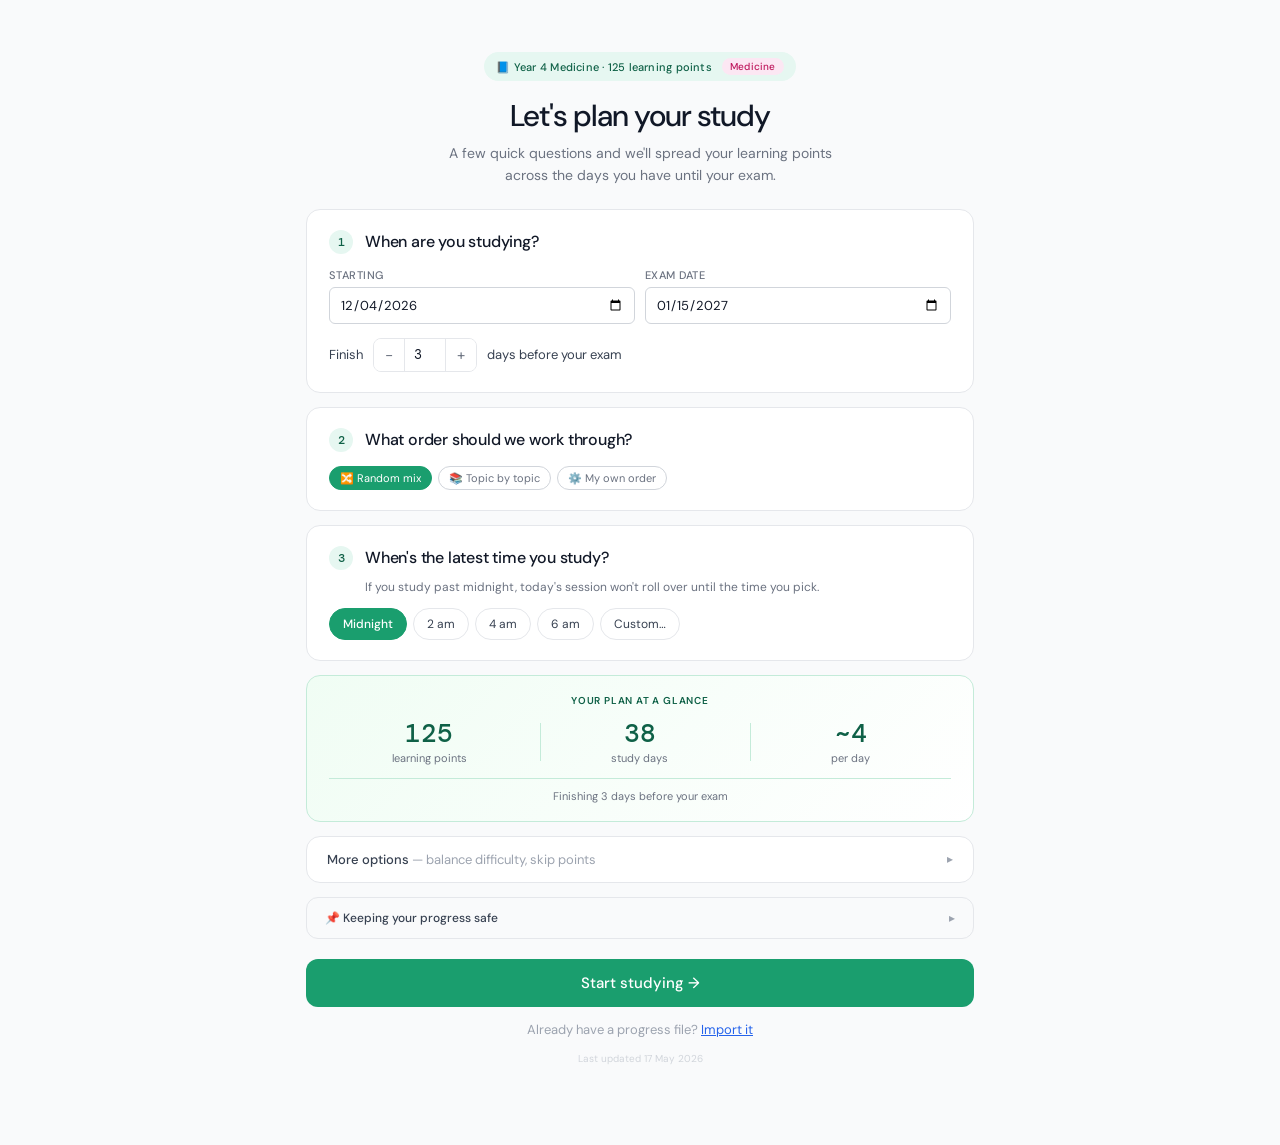
<file: index.html>
<!DOCTYPE html>
<html lang="en">
<head>
<meta charset="UTF-8"/>
<meta name="viewport" content="width=device-width, initial-scale=1.0"/>
<meta http-equiv="Cache-Control" content="no-cache"/>
<title>JMP 2026 Study Planner</title>
<link rel="icon" type="image/svg+xml" href="data:image/svg+xml,<svg xmlns='http://www.w3.org/2000/svg' viewBox='0 0 32 32'><rect width='32' height='32' rx='8' fill='%231a6b4a'/><path d='M16 5 C16 5 21 9 22 14 C23 18 20 20.5 19 21.5 C18.5 18.5 17 17 16 16 C17 14 17 11 15 9 C14 12 13 15 12 17 C10 19.5 9 21.5 9 23 C9 26 12 28 16 28 C20 28 23 26 23 23 C23 18 19 11 16 5Z' fill='white' opacity='0.9'/><path d='M16 17 C16 17 18 19 18 21.5 C18 23.5 17 25 16 25.5 C15 25 14 23.5 14 21.5 C14 19 16 17 16 17Z' fill='%231a6b4a' opacity='0.5'/></svg>"/>
<link href="https://fonts.googleapis.com/css2?family=DM+Sans:wght@300;400;500&family=DM+Mono:wght@400;500&display=swap" rel="stylesheet"/>
<link rel="stylesheet" href="style.css"/>
</head>
<body>
<div class="app" id="app"></div>
<script src="flames.js"></script>
<script src="quotes.js"></script>
<script src="app.js"></script>
</body>
</html>
</file>
<file: style.css>
:root{--green:#1a9e6e;--green-light:#e6f7f1;--green-dark:#0f6147;--amber:#d97706;--amber-light:#fef3c7;--amber-dark:#92400e;--red:#dc2626;--red-light:#fee2e2;--red-dark:#991b1b;--blue:#2563eb;--blue-light:#eff6ff;--gray-50:#f9fafb;--gray-100:#f3f4f6;--gray-200:#e5e7eb;--gray-300:#d1d5db;--gray-400:#9ca3af;--gray-500:#6b7280;--gray-700:#374151;--gray-900:#111827;--radius:10px;--radius-sm:6px}
*{box-sizing:border-box;margin:0;padding:0}
body{font-family:'DM Sans',sans-serif;background:var(--gray-50);color:var(--gray-900);min-height:100vh;font-size:14px}
.app{max-width:700px;margin:0 auto;padding:24px 16px 80px}
.header{margin-bottom:24px}
.header-eyebrow{display:inline-block;font-size:10px;padding:3px 9px;border-radius:10px;font-weight:500;background:#fce7f3;color:#be185d;letter-spacing:.04em;margin-bottom:8px}
.header-title{font-size:26px;font-weight:700;letter-spacing:-0.6px;line-height:1}
.header-sub{font-size:12px;color:var(--gray-400);margin-top:6px}
.search-input-wrap{display:flex;align-items:center;gap:10px;padding:11px 14px;border:1px solid var(--gray-200);border-radius:var(--radius);background:#fff;margin-bottom:14px;transition:border-color .15s}
.search-input-wrap:focus-within{border-color:var(--green)}
.search-input-icon{color:var(--gray-400);flex-shrink:0}
.search-input{flex:1;border:none;outline:none;font-size:14px;font-family:'DM Sans',sans-serif;color:var(--gray-900);background:transparent;padding:0;min-width:0}
.search-input::placeholder{color:var(--gray-400)}
.search-clear{border:none;background:var(--gray-100);color:var(--gray-500);width:20px;height:20px;border-radius:50%;cursor:pointer;font-size:11px;display:inline-flex;align-items:center;justify-content:center;font-family:inherit;flex-shrink:0;padding:0}
.search-clear:hover{background:var(--gray-200);color:var(--gray-700)}
.search-results{padding:0}
.search-results-list{display:flex;flex-direction:column;gap:8px}
.search-empty{background:#fff;border:1px solid var(--gray-200);border-radius:var(--radius);padding:18px 20px}
.search-section-title{font-size:10px;font-weight:500;text-transform:uppercase;letter-spacing:.08em;color:var(--gray-400);padding:8px 0 6px}
.search-chips{display:flex;flex-wrap:wrap;gap:6px;margin-bottom:14px}
.search-chip{font-size:12px;padding:5px 12px;border-radius:20px;border:1px solid var(--gray-200);cursor:pointer;color:var(--gray-700);background:#fff;font-family:inherit;transition:all .15s}
.search-chip:hover{background:var(--green-light);border-color:var(--green);color:var(--green-dark)}
.search-empty-title{font-size:14px;font-weight:500;color:var(--gray-700);margin-bottom:4px}
.search-empty-sub{font-size:12px;color:var(--gray-500);line-height:1.5}
.search-result{background:#fff;border:1px solid var(--gray-200);border-radius:var(--radius);padding:12px 14px;cursor:pointer;transition:background .12s;border-left:3px solid var(--gray-300)}
.search-result:hover,.search-result.active{background:var(--gray-50);border-color:var(--gray-300)}
.search-result.expanded{background:var(--gray-50)}
.search-result.search-t-1{border-left-color:#dc2626}
.search-result.search-t-2{border-left-color:#d97706}
.search-result.search-t-3{border-left-color:#2563eb}
.search-result.search-t-4{border-left-color:#6366f1}
.search-result.search-t-5{border-left-color:#16a34a}
.search-result.search-t-6{border-left-color:#ec4899}
.search-result-ar{background:#fffaf0;border-color:#fde4b3;border-left:3px solid var(--amber)}
.search-result-ar:hover{background:#fff5e1;border-color:#fde4b3}
.search-result-ar .search-tlabel-ar{color:var(--amber-dark);display:inline-flex;align-items:center;gap:6px;line-height:1.4}
.search-result-ar .search-tlabel-ar svg{flex-shrink:0;display:block}
.search-ar-extlink{color:var(--gray-400);display:inline-flex;align-items:center;flex-shrink:0;transition:color .12s}
.search-ar-extlink svg{display:block}
.search-result-ar:hover .search-ar-extlink{color:var(--amber-dark)}
.search-ar-seen{font-size:10px;padding:2px 7px;border-radius:10px;background:var(--amber-light);color:var(--amber-dark);font-weight:500;white-space:nowrap}
.search-result-row{display:flex;gap:12px;align-items:flex-start}
.search-result-main{flex:1;min-width:0}
.search-result-side{display:flex;flex-direction:column;align-items:center;gap:8px;flex-shrink:0;padding-top:5px;width:14px}
.search-tlabel{font-family:'DM Mono',monospace;font-size:11px;font-weight:500;margin-bottom:6px;letter-spacing:.02em;line-height:1.4}
.search-link-icon{margin-left:6px;color:var(--gray-400);display:inline-flex;align-items:center;vertical-align:-2px}
.search-link-icon svg{display:block}
.search-tlabel-1{color:#991b1b}
.search-tlabel-2{color:#92400e}
.search-tlabel-3{color:#1e40af}
.search-tlabel-4{color:#3730a3}
.search-tlabel-5{color:#166534}
.search-tlabel-6{color:#9d174d}
.search-result-text{font-size:13px;line-height:1.5;color:var(--gray-700);display:-webkit-box;-webkit-line-clamp:3;-webkit-box-orient:vertical;overflow:hidden}
.search-note-snippet{font-size:11px;color:var(--gray-500);margin-top:6px;line-height:1.5;background:var(--gray-100);border-radius:4px;padding:5px 8px;display:-webkit-box;-webkit-line-clamp:2;-webkit-box-orient:vertical;overflow:hidden}
.search-note-indicator{font-size:11px;color:var(--gray-400);margin-top:5px}
.search-status-line{font-family:'DM Mono',monospace;font-size:11px;margin-top:6px;color:var(--gray-500)}
.search-sl-scheduled{color:var(--blue)}
.search-sl-done{color:var(--green-dark)}
.search-sl-snoozed{color:var(--amber-dark)}
.search-sl-excluded{color:var(--gray-400)}
.search-info-strip{display:flex;flex-wrap:wrap;gap:14px;font-family:'DM Mono',monospace;font-size:11px;margin-bottom:12px;padding:0 2px}
.search-info-cell{display:inline-flex;align-items:center;gap:4px}
.search-lbl{color:var(--gray-400);font-size:11px}
.search-val{color:var(--gray-500);font-weight:400;font-size:11px}
.search-val-due,.search-val-done,.search-val-snz,.search-val-excl{color:var(--gray-500)}
.search-info-strip .search-dot{width:6px;height:6px;margin-left:3px}
.search-dot{width:8px;height:8px;border-radius:50%;display:inline-block;flex-shrink:0}
.search-dot-unrated{background:#9ca3af}
.search-dot-red{background:var(--red)}
.search-dot-amber{background:var(--amber)}
.search-dot-green{background:var(--green)}
.search-mark{background:#fef08a;color:inherit;padding:0 1px;border-radius:2px}
.search-expanded-content{margin-top:10px;padding:10px 0 4px;border-top:1px solid var(--gray-200)}
.search-expanded-note{margin-top:10px}
.search-note-block{background:#fff;border:1px solid var(--gray-200);border-radius:var(--radius-sm);padding:10px 12px}
.search-note-text{font-size:13px;line-height:1.6;color:var(--gray-700);white-space:pre-wrap}
.search-note-images{display:flex;flex-wrap:wrap;gap:6px;margin-top:8px}
.search-note-images img{width:90px;height:68px;object-fit:cover;border-radius:4px;border:1px solid var(--gray-200);cursor:pointer}
.search-note-empty{font-size:12px;color:var(--gray-400);font-style:italic}
.card{background:#fff;border:1px solid var(--gray-200);border-radius:var(--radius);padding:18px 20px;margin-bottom:14px}
.card-title{font-size:11px;font-weight:500;text-transform:uppercase;letter-spacing:.08em;color:var(--gray-400);margin-bottom:12px}
.tabs{display:flex;border-bottom:1px solid var(--gray-200);margin-bottom:20px;overflow-x:visible}
.tab{padding:8px 13px;font-size:13px;cursor:pointer;color:var(--gray-500);border-bottom:2px solid transparent;margin-bottom:-1px;font-family:'DM Sans',sans-serif;background:none;border-top:none;border-left:none;border-right:none;white-space:nowrap}
.tab.active{color:var(--green);border-bottom-color:var(--green);font-weight:500}
.btn{display:inline-flex;align-items:center;justify-content:center;gap:6px;padding:9px 18px;border-radius:var(--radius-sm);border:1px solid var(--gray-300);background:#fff;color:var(--gray-700);font-size:13px;font-family:'DM Sans',sans-serif;cursor:pointer;transition:all .15s;font-weight:400}
.btn:hover{background:var(--gray-50);border-color:var(--gray-400)}
.btn.primary{background:var(--green);border-color:var(--green);color:#fff;font-weight:500}
.btn.primary:hover{background:var(--green-dark)}
.btn.danger{border-color:#fca5a5;color:var(--red)}
.btn.danger:hover{background:var(--red-light)}
.btn.full{width:100%}
input[type=date],input[type=number]{border:1px solid var(--gray-300);border-radius:var(--radius-sm);padding:8px 10px;font-size:13px;font-family:'DM Sans',sans-serif;color:var(--gray-900);background:#fff;width:100%;transition:border-color .15s}
input:focus{outline:none;border-color:var(--green)}
.form-row{margin-bottom:14px}
.form-row label{display:block;font-size:12px;color:var(--gray-500);margin-bottom:5px}
.chips{display:flex;flex-wrap:wrap;gap:6px}
.chip{font-size:11px;padding:4px 10px;border-radius:20px;border:1px solid var(--gray-300);cursor:pointer;color:var(--gray-500);background:#fff;font-family:'DM Sans',sans-serif;transition:all .15s}
.chip.on{background:var(--green);border-color:var(--green);color:#fff}
.alert{padding:10px 14px;border-radius:var(--radius-sm);font-size:13px;margin-bottom:12px;line-height:1.5}
.alert.success{background:var(--green-light);color:var(--green-dark)}
.alert.info{background:var(--blue-light);color:var(--blue)}
.alert.warning{background:var(--amber-light);color:var(--amber-dark)}
.alert.danger{background:var(--red-light);color:var(--red-dark)}
.pbar-wrap{background:var(--gray-100);border-radius:4px;height:8px;overflow:hidden;margin:6px 0}
.pbar-fill{height:100%;border-radius:4px;transition:width .4s}
.seg-bar{display:flex;height:100%}
.seg-g{background:var(--green);transition:width .4s}
.seg-a{background:var(--amber);transition:width .4s}
.seg-r{background:var(--red);transition:width .4s}
.metrics{display:grid;grid-template-columns:repeat(4,1fr);gap:10px;margin-bottom:14px}
.metric{background:var(--gray-50);border:1px solid var(--gray-200);border-radius:var(--radius-sm);padding:14px;transition:border-color .15s}
.metric:hover{border-color:var(--gray-400)}
.metric .val{font-size:24px;font-weight:500;font-family:'DM Mono',monospace}
.metric .lbl{font-size:11px;color:var(--gray-400);margin-top:2px}
.metric .lbl-pct{font-family:'DM Mono',monospace;color:var(--gray-300);margin-left:6px}
.metric .lbl-pct::before{content:"·";margin-right:6px}
.legend{display:flex;gap:14px;font-size:11px;color:var(--gray-500);margin-bottom:14px;flex-wrap:wrap}
.legend span{display:flex;align-items:center;gap:5px}
.ldot{width:11px;height:11px;border-radius:50%;flex-shrink:0}
.tl-group{display:flex;gap:5px;margin-top:7px}
.tl-btn{flex:1;padding:5px 2px;border-radius:var(--radius-sm);border:1.5px solid var(--gray-200);background:#fff;cursor:pointer;font-size:11px;font-family:'DM Sans',sans-serif;color:var(--gray-500);display:flex;align-items:center;justify-content:center;gap:4px;transition:all .15s}
.tl-btn:hover{border-color:var(--gray-400)}
.tl-btn.tl-r.on{background:var(--red-light);border-color:var(--red);color:var(--red-dark);font-weight:500}
.tl-btn.tl-a.on{background:var(--amber-light);border-color:var(--amber);color:var(--amber-dark);font-weight:500}
.tl-btn.tl-g.on{background:var(--green-light);border-color:var(--green);color:var(--green-dark);font-weight:500}
.snooze-btn{display:inline-flex;align-items:center;gap:4px;font-size:11px;padding:3px 8px;border-radius:var(--radius-sm);border:1px solid var(--gray-200);background:#fff;color:var(--gray-400);cursor:pointer;font-family:'DM Sans',sans-serif;transition:all .15s;margin-top:6px}
.snooze-btn:hover{border-color:var(--gray-400);color:var(--gray-600)}
.snooze-btn.snoozed{background:var(--gray-100);color:var(--gray-400);cursor:default;border-color:var(--gray-200)}
.early-modal{background:#fff;border:1px solid var(--gray-200);border-radius:var(--radius);padding:18px 20px;margin-bottom:14px}
.early-modal-title{font-size:15px;font-weight:500;margin-bottom:6px}
.early-modal-sub{font-size:13px;color:var(--gray-500);margin-bottom:16px;line-height:1.5}
.early-choice-row{display:flex;gap:8px;flex-wrap:wrap}
.tldot{width:8px;height:8px;border-radius:50%;flex-shrink:0}
.lp-item{padding:12px 0;border-bottom:1px solid var(--gray-100)}
.lp-item:last-child{border-bottom:none}
.lp-text{font-size:13px;line-height:1.55;color:var(--gray-700)}
.lp-meta{font-size:10px;color:var(--gray-400);font-family:'DM Mono',monospace;margin-top:3px;margin-bottom:2px}
.sched-row{display:flex;align-items:center;gap:10px;padding:7px 0;border-bottom:1px solid var(--gray-100);font-size:13px}
.sched-row:last-child{border-bottom:none}
.sdot{width:10px;height:10px;border-radius:50%;flex-shrink:0}
.sdate{width:130px;flex-shrink:0;color:var(--gray-700)}
.scnt{flex:1;color:var(--gray-500);font-size:12px}
.badge{display:inline-block;font-size:10px;padding:2px 8px;border-radius:10px;font-weight:500}
.bg{background:var(--green-light);color:var(--green-dark)}
.ba{background:var(--amber-light);color:var(--amber-dark)}
.bb{background:var(--blue-light);color:var(--blue)}
.br{background:var(--red-light);color:var(--red-dark)}
.bk{background:var(--gray-100);color:var(--gray-500)}
.bp{background:#fce7f3;color:#be185d}
.dash-hero{background:var(--green);border-radius:var(--radius);padding:22px 22px 18px;margin-bottom:14px;color:#fff}
.dash-hero-lbl{font-size:12px;opacity:.8;margin-bottom:6px}
.dash-hero-pct{font-size:44px;font-weight:500;font-family:'DM Mono',monospace;letter-spacing:-1px;line-height:1}
.dash-hero-sub{font-size:13px;opacity:.75;margin-top:6px}
.dash-hero-bar{background:rgba(255,255,255,.25);border-radius:4px;height:6px;overflow:hidden}
.dash-hero-bar-fill{height:100%;background:#fff;border-radius:4px;transition:width .5s}
.dash-cta{display:flex;align-items:center;justify-content:space-between;background:#fff;border:1px solid var(--gray-200);border-radius:var(--radius);padding:16px 20px;margin-bottom:14px;cursor:pointer;transition:all .15s}
.dash-cta:hover{border-color:var(--green);box-shadow:0 0 0 3px var(--green-light)}
.dash-cta-lbl{font-size:11px;font-weight:500;text-transform:uppercase;letter-spacing:.08em;color:var(--gray-400);margin-bottom:3px}
.dash-cta-val{font-size:15px;font-weight:500}
.arrow{font-size:20px;color:var(--green)}
.tp-row{margin-bottom:13px}
.tp-label{display:flex;justify-content:space-between;align-items:center;font-size:12px;margin-bottom:4px}
.tp-name{color:var(--gray-700)}
.tp-counts{display:flex;gap:8px;font-size:10px;font-family:'DM Mono',monospace}
.tp-g{color:var(--green-dark)}.tp-a{color:var(--amber)}.tp-r{color:var(--red)}.tp-tot{color:var(--gray-400)}
.wk-row{display:grid;grid-template-columns:80px 1fr 52px;align-items:center;gap:12px;padding:7px 0;border-bottom:1px solid var(--gray-100);font-size:12px}
.wk-row:last-child{border-bottom:none}
.wk-lbl{color:var(--gray-500)}
.wk-pct{color:var(--gray-400);font-family:'DM Mono',monospace;text-align:right}
.btn-row{display:flex;gap:8px;margin-top:12px;flex-wrap:wrap}
.today-hdr{display:flex;align-items:flex-start;justify-content:space-between;margin-bottom:14px}
.today-date{font-size:17px;font-weight:500}
.today-sub{font-size:12px;color:var(--gray-400);margin-top:2px}
.preview{font-size:12px;color:var(--gray-500);margin-top:6px;padding:8px 10px;background:var(--gray-50);border-radius:var(--radius-sm);border:1px solid var(--gray-200)}
.lp-links{display:flex;flex-wrap:wrap;gap:5px;margin-top:6px}
.lp-link-btn{display:inline-flex;align-items:center;gap:4px;font-size:11px;padding:3px 8px;border-radius:var(--radius-sm);border:1px solid var(--blue-light);background:var(--blue-light);color:var(--blue);cursor:pointer;font-family:'DM Sans',sans-serif;text-decoration:none;transition:all .15s}
.lp-link-btn:hover{background:#dbeafe;border-color:#93c5fd}
.ar-item{background:var(--amber-light);border:1px solid #fde68a;border-radius:var(--radius);padding:14px 16px;margin-bottom:14px}
.ar-label{font-size:10px;font-weight:500;text-transform:uppercase;letter-spacing:.08em;color:var(--amber-dark);margin-bottom:8px}
.ar-entry{padding:6px 0;border-bottom:1px solid #fde68a;font-size:13px;line-height:1.5}
.ar-entry:last-child{border-bottom:none;padding-bottom:0}
.ar-title{color:var(--gray-700)}
.ar-link{display:inline-flex;align-items:center;gap:4px;font-size:11px;color:var(--amber-dark);margin-top:4px;text-decoration:none}
.ar-link:hover{text-decoration:underline}
@keyframes pulse-border{0%,100%{border-color:rgba(26,158,110,.3);}50%{border-color:rgba(26,158,110,1);}}
.setup-hero{padding:28px 4px 22px;text-align:center}
.setup-hero-badge{display:inline-flex;align-items:center;gap:8px;font-size:11px;font-weight:500;color:var(--green-dark);background:var(--green-light);padding:6px 12px;border-radius:20px;margin-bottom:18px;letter-spacing:.02em}
.setup-hero-title{font-size:30px;font-weight:500;letter-spacing:-1px;color:var(--gray-900);line-height:1.1;margin-bottom:10px}
.setup-hero-sub{font-size:14px;color:var(--gray-500);line-height:1.6;max-width:420px;margin:0 auto}
.setup-step{background:#fff;border:1px solid var(--gray-200);border-radius:14px;padding:20px 22px;margin-bottom:14px;transition:border-color .15s,box-shadow .15s}
.setup-step:focus-within{border-color:var(--green);box-shadow:0 0 0 3px rgba(26,158,110,.08)}
.setup-q{display:flex;align-items:center;gap:12px;margin-bottom:14px}
.setup-q-num{width:24px;height:24px;border-radius:50%;background:var(--green-light);color:var(--green-dark);display:flex;align-items:center;justify-content:center;font-size:12px;font-weight:500;flex-shrink:0;font-family:'DM Mono',monospace}
.setup-q-title{font-size:16px;font-weight:500;color:var(--gray-900);letter-spacing:-0.2px}
.setup-q-hint{font-size:12px;color:var(--gray-500);margin:-6px 0 12px 36px;line-height:1.5}
.setup-date-grid{display:grid;grid-template-columns:1fr 1fr;gap:10px;margin-bottom:14px}
.setup-date-grid label{display:block;font-size:11px;color:var(--gray-500);margin-bottom:5px;font-weight:500;text-transform:uppercase;letter-spacing:.04em}
.setup-buffer-row{display:flex;align-items:center;gap:10px;font-size:13px;color:var(--gray-700);flex-wrap:wrap}
.setup-stepper{display:inline-flex;align-items:center;border:1px solid var(--gray-200);border-radius:8px;overflow:hidden;background:#fff}
.setup-stepper button{width:30px;height:32px;border:none;background:#fff;color:var(--gray-500);cursor:pointer;font-size:15px;font-family:inherit;transition:background .12s;padding:0}
.setup-stepper button:hover{background:var(--gray-100);color:var(--gray-900)}
.setup-stepper input{width:42px;border:none !important;border-left:1px solid var(--gray-200) !important;border-right:1px solid var(--gray-200) !important;text-align:center;font-family:'DM Mono',monospace;font-size:13px;padding:0;height:32px;border-radius:0}
.setup-pill-row{display:flex;flex-wrap:wrap;gap:6px}
.setup-pill{font-size:12px;padding:7px 13px;border-radius:20px;border:1px solid var(--gray-200);cursor:pointer;color:var(--gray-700);background:#fff;font-family:inherit;transition:all .15s}
.setup-pill:hover{border-color:var(--green);color:var(--green-dark)}
.setup-pill.on{background:var(--green);border-color:var(--green);color:#fff;font-weight:500}
.setup-preview{background:linear-gradient(135deg,#f0fdf4,#fff);border:1px solid #c4ebd9;border-radius:14px;padding:18px 22px;margin-bottom:14px;transition:background .25s,border-color .25s}
.setup-preview-label{font-size:10px;font-weight:600;text-transform:uppercase;letter-spacing:.08em;color:var(--green-dark);margin-bottom:12px;text-align:center;transition:color .25s}
.setup-preview-stats{display:grid;grid-template-columns:repeat(3,1fr);gap:10px}
.setup-preview-stat{text-align:center;position:relative}
.setup-preview-stat+.setup-preview-stat::before{content:"";position:absolute;left:0;top:10%;bottom:10%;width:1px;background:#c4ebd9;transition:background .25s}
.setup-preview-stat-val{font-size:26px;font-weight:500;font-family:'DM Mono',monospace;color:var(--green-dark);line-height:1.1;transition:color .25s}
.setup-preview-stat-lbl{font-size:11px;color:var(--gray-500);margin-top:4px;line-height:1.3}
.setup-preview-note{text-align:center;font-size:11px;color:var(--gray-500);margin-top:12px;padding-top:10px;border-top:1px solid #c4ebd9;transition:border-color .25s}
.setup-preview-empty{font-size:13px;color:var(--gray-500);text-align:center;padding:14px 0}
.setup-preview-warn-msg{text-align:center;font-size:12px;margin-top:12px;padding:8px 12px;border-radius:8px;line-height:1.5}
.setup-preview.warn{background:linear-gradient(135deg,#fffbeb,#fff);border-color:#fde68a}
.setup-preview.warn .setup-preview-label{color:var(--amber-dark)}
.setup-preview.warn .setup-preview-stat-val{color:var(--amber-dark)}
.setup-preview.warn .setup-preview-stat+.setup-preview-stat::before{background:#fde68a}
.setup-preview.warn .setup-preview-note{border-top-color:#fde68a}
.setup-preview.warn .setup-preview-warn-msg{background:#fef3c7;color:var(--amber-dark)}
.setup-preview.danger{background:linear-gradient(135deg,#fef2f2,#fff);border-color:#fecaca}
.setup-preview.danger .setup-preview-label{color:var(--red-dark)}
.setup-preview.danger .setup-preview-stat-val{color:var(--red-dark)}
.setup-preview.danger .setup-preview-stat+.setup-preview-stat::before{background:#fecaca}
.setup-preview.danger .setup-preview-note{border-top-color:#fecaca}
.setup-preview.danger .setup-preview-warn-msg{background:#fee2e2;color:var(--red-dark)}
.setup-advanced{background:#fff;border:1px solid var(--gray-200);border-radius:14px;margin-bottom:14px;overflow:hidden}
.setup-advanced-hdr{padding:14px 20px;display:flex;align-items:center;justify-content:space-between;cursor:pointer;user-select:none;transition:background .12s}
.setup-advanced-hdr:hover{background:var(--gray-50)}
.setup-advanced-hdr-title{font-size:13px;font-weight:500;color:var(--gray-700)}
.setup-advanced-body{padding:0 20px 18px;border-top:1px solid var(--gray-100)}
.setup-start{padding:14px 24px;font-size:15px;font-weight:500;border-radius:12px;width:100%;background:var(--green);color:#fff;border:none;cursor:pointer;font-family:inherit;transition:all .15s;margin-top:6px}
.setup-start:hover{background:var(--green-dark);transform:translateY(-1px);box-shadow:0 4px 14px rgba(26,158,110,.28)}
.setup-import{text-align:center;margin-top:14px;font-size:13px;color:var(--gray-400)}
.setup-import label{color:var(--blue);cursor:pointer;text-decoration:underline}
.setup-tips{background:var(--gray-50);border:1px solid var(--gray-200);border-radius:12px;padding:12px 18px;margin-bottom:14px}
.setup-tips-hdr{display:flex;align-items:center;font-size:12px;font-weight:500;color:var(--gray-700);cursor:pointer;user-select:none}
.setup-tips-body{margin:10px 0 4px;padding-left:20px;font-size:12px;color:var(--gray-500);line-height:1.7}
.setup-tips-body li{margin-bottom:2px}
.setup-beta{display:inline-flex;align-items:center;font-size:9px;font-weight:600;text-transform:uppercase;letter-spacing:.06em;padding:2px 6px;border-radius:10px;background:#ede9fe;color:#6d28d9;border:1px solid #ddd6fe;line-height:1}
</file>
